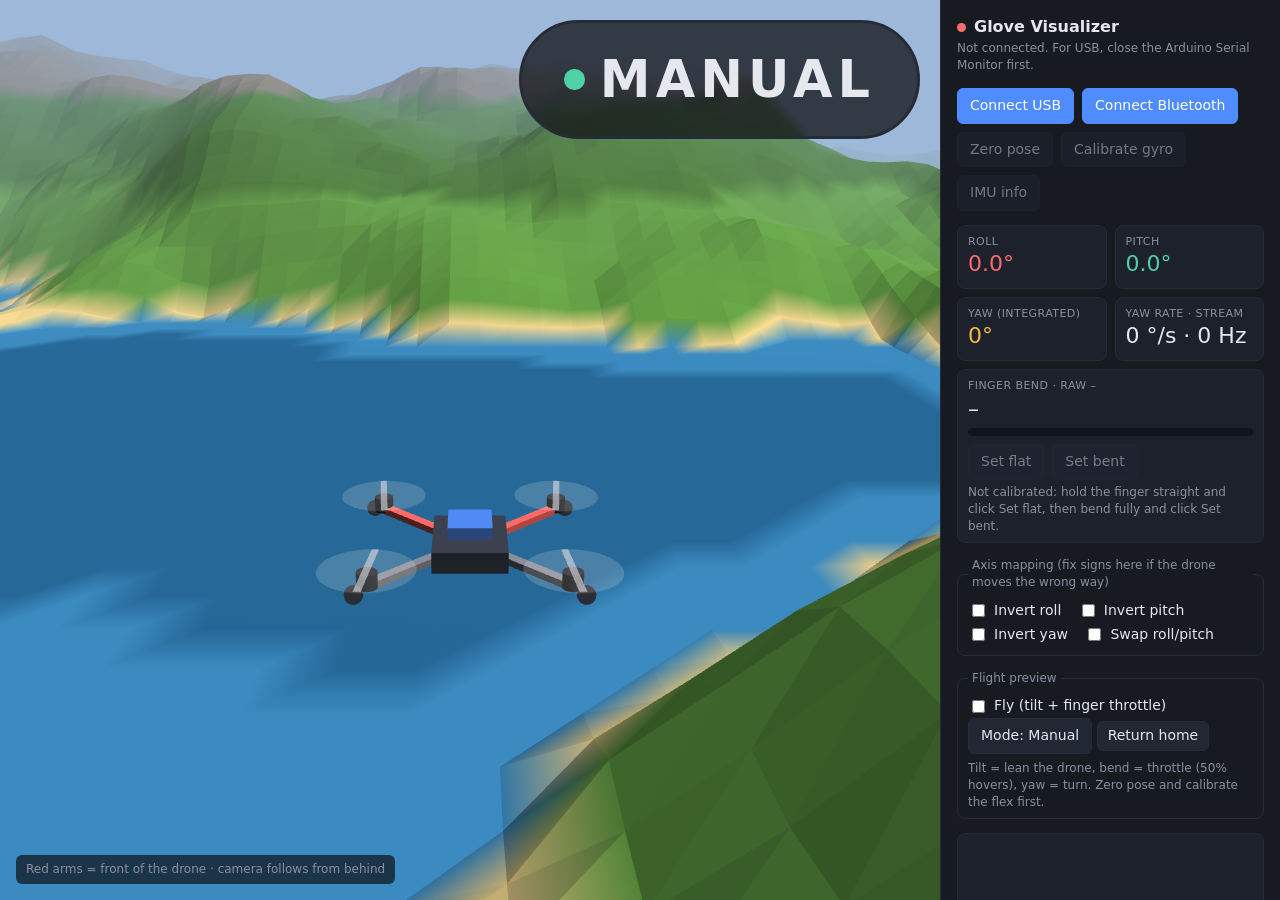
<file: tools/visualizer/index.html>
<!doctype html>
<html lang="en">
<head>
<meta charset="utf-8">
<meta name="viewport" content="width=device-width, initial-scale=1">
<title>Glove Visualizer</title>
<style>
  :root {
    --bg: #0f1115; --panel: #171a21; --border: #262b36; --text: #e6e8ee; --muted: #8a90a0;
    --accent: #4f8cff; --roll: #ff6b6b; --pitch: #4fd1a5; --yaw: #f5b942; --ok: #4fd1a5; --bad: #ff6b6b;
  }
  * { box-sizing: border-box; }
  html, body { height: 100%; }
  body {
    margin: 0; background: var(--bg); color: var(--text);
    font: 14px/1.4 system-ui, -apple-system, "Segoe UI", sans-serif;
    display: grid; grid-template-columns: 1fr 340px; overflow: hidden;
  }
  #view { position: relative; min-width: 0; min-height: 0; }
  #view canvas { display: block; width: 100%; height: 100%; }
  #hint {
    position: absolute; left: 16px; bottom: 16px; color: var(--muted); font-size: 12px;
    background: rgba(15,17,21,.7); padding: 6px 10px; border-radius: 6px;
  }
  /* Both modes use the same size (1.5x the earlier AI badge); only the colours change. Sizes are in em so the badge shrinks on narrow screens. */
  #modeBadge {
    position: absolute; top: 20px; right: 20px; display: flex; align-items: center; gap: .3em;
    padding: .41em .82em; border-radius: 999px; font-weight: 700; font-size: min(51px, 8vw); letter-spacing: .1em;
    background: rgba(15,17,21,.75); border: 3px solid var(--border); color: var(--text);
    backdrop-filter: blur(4px); transition: background .2s, border-color .2s, color .2s;
  }
  #modeBadge .pip { width: .4em; height: .4em; border-radius: 50%; background: var(--ok); }
  #modeBadge.ai {
    background: var(--yaw); border-color: #fff; color: #1a1305;
    box-shadow: 0 0 0 0 rgba(245,185,66,.7); animation: aiGlow 1.4s ease-out infinite;
  }
  #modeBadge.ai .pip { background: #1a1305; animation: pulse 1s ease-in-out infinite; }
  #aiBanner {
    position: absolute; left: 0; right: 0; top: 0; height: 6px; background: var(--yaw);
    display: none; animation: pulse 1s ease-in-out infinite;
  }
  #view.ai #aiBanner { display: block; }
  #view.ai { box-shadow: inset 0 0 0 4px var(--yaw); }
  @keyframes pulse { 50% { opacity: .35; } }
  @keyframes aiGlow { 70%, 100% { box-shadow: 0 0 0 33px rgba(245,185,66,0); } }
  @media (prefers-reduced-motion: reduce) {
    #modeBadge.ai, #modeBadge.ai .pip, #aiBanner { animation: none; }
  }
  aside {
    background: var(--panel); border-left: 1px solid var(--border);
    padding: 16px; display: flex; flex-direction: column; gap: 14px; overflow-y: auto;
  }
  h1 { font-size: 16px; margin: 0; display: flex; align-items: center; gap: 8px; }
  .dot { width: 9px; height: 9px; border-radius: 50%; background: var(--bad); }
  .dot.on { background: var(--ok); }
  #status { color: var(--muted); font-size: 12px; margin-top: 2px; }
  .buttons { display: flex; flex-wrap: wrap; gap: 8px; }
  button {
    background: #222734; color: var(--text); border: 1px solid var(--border);
    padding: 7px 12px; border-radius: 6px; font: inherit; cursor: pointer;
  }
  button:hover:not(:disabled) { border-color: var(--accent); }
  button.primary { background: var(--accent); border-color: var(--accent); color: #fff; }
  button:disabled { opacity: .45; cursor: default; }
  .readouts { display: grid; grid-template-columns: 1fr 1fr; gap: 8px; }
  .card { background: #1d212b; border: 1px solid var(--border); border-radius: 8px; padding: 8px 10px; }
  .card .label { font-size: 11px; color: var(--muted); text-transform: uppercase; letter-spacing: .04em; }
  .card .value { font-size: 22px; font-variant-numeric: tabular-nums; }
  .roll .value { color: var(--roll); } .pitch .value { color: var(--pitch); } .yaw .value { color: var(--yaw); }
  fieldset { border: 1px solid var(--border); border-radius: 8px; margin: 0; padding: 8px 10px; }
  legend { color: var(--muted); font-size: 12px; padding: 0 4px; }
  label.chk { display: inline-flex; align-items: center; gap: 6px; margin: 2px 12px 2px 0; cursor: pointer; }
  #chart { width: 100%; height: 150px; background: #1d212b; border: 1px solid var(--border); border-radius: 8px; }
  .legend { display: flex; gap: 12px; font-size: 12px; color: var(--muted); }
  .legend span::before { content: ""; display: inline-block; width: 10px; height: 3px; margin-right: 5px; vertical-align: middle; background: currentColor; }
  #log {
    margin: 0; min-height: 80px; max-height: 160px; overflow-y: auto; font: 12px/1.35 ui-monospace, Consolas, monospace;
    background: #1d212b; border: 1px solid var(--border); border-radius: 8px; padding: 8px; color: var(--muted); white-space: pre-wrap;
  }
  @media (max-width: 760px) {
    body { grid-template-columns: 1fr; grid-template-rows: 55vh auto; overflow: auto; }
    aside { border-left: 0; border-top: 1px solid var(--border); }
  }
</style>
</head>
<body>
  <div id="view"><div id="aiBanner"></div><div id="modeBadge" role="status" aria-live="polite"><span class="pip"></span><span id="modeBadgeText">MANUAL</span></div><div id="hint">Red arms = front of the drone · camera follows from behind</div></div>
  <aside>
    <div>
      <h1><span id="dot" class="dot"></span>Glove Visualizer</h1>
      <div id="status">Not connected. For USB, close the Arduino Serial Monitor first.</div>
    </div>
    <div class="buttons">
      <button id="connect" class="primary">Connect USB</button>
      <button id="connectBle" class="primary">Connect Bluetooth</button>
      <button id="zero" disabled title="Sends 'c': current hand pose becomes level">Zero pose</button>
      <button id="gyro" disabled title="Sends 'g': re-measures gyro bias, keep the glove still ~1 s">Calibrate gyro</button>
      <button id="info" disabled title="Sends 'i': prints IMU info">IMU info</button>
    </div>
    <div class="readouts">
      <div class="card roll"><div class="label">Roll</div><div class="value" id="vRoll">0.0°</div></div>
      <div class="card pitch"><div class="label">Pitch</div><div class="value" id="vPitch">0.0°</div></div>
      <div class="card yaw"><div class="label">Yaw (integrated)</div><div class="value" id="vYaw">0.0°</div></div>
      <div class="card"><div class="label">Yaw rate · Stream</div><div class="value" id="vRate">0 °/s</div></div>
      <div class="card" style="grid-column: span 2">
        <div class="label">Finger bend · raw <span id="vFlexRaw">–</span></div>
        <div class="value" id="vBend">–</div>
        <div style="height:8px;background:#11141a;border-radius:4px;margin-top:4px;overflow:hidden"><div id="bendBar" style="height:100%;width:0;background:var(--accent)"></div></div>
        <div class="buttons" style="margin-top:8px">
          <button id="flexFlat" disabled title="Hold the finger straight, then click">Set flat</button>
          <button id="flexBent" disabled title="Bend the finger fully, then click">Set bent</button>
        </div>
        <div id="flexCal" style="color:var(--muted);font-size:12px;margin-top:4px"></div>
      </div>
    </div>
    <fieldset>
      <legend>Axis mapping (fix signs here if the drone moves the wrong way)</legend>
      <label class="chk"><input type="checkbox" id="invRoll">Invert roll</label>
      <label class="chk"><input type="checkbox" id="invPitch">Invert pitch</label>
      <label class="chk"><input type="checkbox" id="invYaw">Invert yaw</label>
      <label class="chk"><input type="checkbox" id="swapRP">Swap roll/pitch</label>
    </fieldset>
    <fieldset>
      <legend>Flight preview</legend>
      <label class="chk"><input type="checkbox" id="fly">Fly (tilt + finger throttle)</label>
      <button id="mode" title="Thumb button (or M key)">Mode: Manual</button>
      <button id="home" style="padding:4px 10px">Return home</button>
      <div id="flightInfo" style="color:var(--muted);font-size:12px;margin-top:6px;white-space:pre-line">Tilt = lean the drone, bend = throttle (50% hovers), yaw = turn. Thumb button (or M) switches Manual / AI. Hold the middle finger button (or L) to fire a beam of hearts. The drone LEDs blink by default.</div>
    </fieldset>
    <div>
      <canvas id="chart"></canvas>
      <div class="legend">
        <span style="color:var(--roll)">roll ±90°</span>
        <span style="color:var(--pitch)">pitch ±90°</span>
        <span style="color:var(--yaw)">yaw rate ±270°/s</span>
      </div>
    </div>
    <pre id="log"></pre>
  </aside>

<script src="three.min.js"></script>
<script>
// ---------- Stream format from firmware/glove/glove.ino ----------
// G,<seq>,<roll_deg>,<pitch_deg>,<yaw_rate_dps>,<flex0>,<flex1>  at 50 Hz
const SAMPLE_DT = 0.02;       // s per sample (seq step)
const YAW_DEADBAND = 1.0;     // dps; ignore gyro noise so integrated yaw does not creep
const HISTORY = 500;          // chart samples (10 s)

const $ = (id) => document.getElementById(id);
const state = { roll: 0, pitch: 0, yaw: 0, yawRate: 0, lastSeq: null, samples: 0, hz: 0 };
const history = [];

// ---------- Axis mapping toggles (remembered per browser) ----------
const opts = { invRoll: false, invPitch: false, invYaw: false, swapRP: false, fly: false };
// v2: firmware now outputs the drone-frame sign convention, so old saved inversions are dropped.
const OPTS_KEY = 'gloveVizOpts.v2';
try { Object.assign(opts, JSON.parse(localStorage.getItem(OPTS_KEY) || '{}')); } catch {}
for (const k of Object.keys(opts)) {
  $(k).checked = opts[k];
  $(k).onchange = () => {
    opts[k] = $(k).checked;
    try { localStorage.setItem(OPTS_KEY, JSON.stringify(opts)); } catch {}
  };
}

function mapped() {
  let r = state.roll, p = state.pitch;
  if (opts.swapRP) [r, p] = [p, r];
  return {
    roll: opts.invRoll ? -r : r,
    pitch: opts.invPitch ? -p : p,
    yaw: opts.invYaw ? -state.yaw : state.yaw,
    yawRate: opts.invYaw ? -state.yawRate : state.yawRate,
  };
}

// ---------- Flex sensor: raw ADC -> bend 0..1 using a saved flat/bent calibration ----------
const FLEX_KEY = 'gloveVizFlex.v1';
const flex = { raw: null, recent: [], flat: null, bent: null, bend: 0 };
try { Object.assign(flex, JSON.parse(localStorage.getItem(FLEX_KEY) || '{}')); } catch {}
const flexReady = () => flex.flat !== null && flex.bent !== null && Math.abs(flex.bent - flex.flat) >= 30;

function flexMean() {   // average of the last ~0.5 s (25 samples)
  if (flex.recent.length < 10) return null;
  return flex.recent.reduce((a, b) => a + b, 0) / flex.recent.length;
}
function saveFlex() {
  try { localStorage.setItem(FLEX_KEY, JSON.stringify({ flat: flex.flat, bent: flex.bent })); } catch {}
}
function calibrateFlex(which) {
  const v = flexMean();
  if (v === null) { log('Flex: no data yet. Is the sensor wired and the glove streaming?'); return; }
  flex[which] = Math.round(v);
  saveFlex();
  if (flexReady()) log(`Flex calibrated: flat=${flex.flat}, bent=${flex.bent}`);
  else if (flex.flat !== null && flex.bent !== null) log('Flex: flat and bent are too close together. Bend the finger further.');
}
$('flexFlat').onclick = () => calibrateFlex('flat');
$('flexBent').onclick = () => calibrateFlex('bent');

// ---------- Buttons and flight mode ----------
// Firmware sends a bitmask: bit0 = middle finger (beam of hearts while held), bit1 = thumb (toggle mode).
const buttons = { mask: 0, middle: false, key: false };
const mode = { ai: false, aiYaw: 0, aiAgl: 9 };   // aiAgl: height above ground to hold while in AI mode
function setMode(ai) {
  mode.ai = ai;
  if (ai) {
    mode.aiYaw = shown.yaw;                                   // keep the current heading
    mode.aiAgl = Math.max(2, flight.alt - Math.max(terrainHeight(flight.pos.x, flight.pos.z), 0));   // keep the current height
  }
  $('mode').textContent = ai ? 'Mode: AI (circling)' : 'Mode: Manual';
  $('modeBadge').classList.toggle('ai', ai);
  $('view').classList.toggle('ai', ai);
  $('modeBadgeText').textContent = ai ? 'AI MODE' : 'MANUAL';
  log(ai ? 'AI mode: hovering in a circle (placeholder)' : 'Manual mode');
}
$('mode').onclick = () => setMode(!mode.ai);
addEventListener('keydown', (e) => {
  if (e.repeat) return;
  if (e.key === 'm' || e.key === 'M') setMode(!mode.ai);
  if (e.key === 'l' || e.key === 'L') buttons.key = true;
});
addEventListener('keyup', (e) => { if (e.key === 'l' || e.key === 'L') buttons.key = false; });
function onButtons(mask) {
  const pressed = mask & ~buttons.mask;
  if (pressed & 2) setMode(!mode.ai);          // thumb: toggle on press
  buttons.middle = !!(mask & 1);               // middle finger: fire hearts while held
  buttons.mask = mask;
}

// ---------- Log ----------
function log(msg) {
  const el = $('log');
  el.textContent += msg + '\n';
  const lines = el.textContent.split('\n');
  if (lines.length > 80) el.textContent = lines.slice(-80).join('\n');
  el.scrollTop = el.scrollHeight;
}

// ---------- Link to the glove: USB serial (Web Serial) or Bluetooth LE (Web Bluetooth) ----------
// Both carry the same text lines. Over BLE the glove acts as a Nordic UART Service device.
const NUS = {
  service: '6e400001-b5a3-f393-e0a9-e50e24dcca9e',
  rx: '6e400002-b5a3-f393-e0a9-e50e24dcca9e',   // PC -> glove (commands)
  tx: '6e400003-b5a3-f393-e0a9-e50e24dcca9e',   // glove -> PC (notifications)
};
let link = null;   // { kind: 'usb' | 'ble', send(text), close() }
let rxBuf = '';

function setConnected(on, kind) {
  $('dot').classList.toggle('on', on);
  $('connect').textContent = on ? 'Disconnect' : 'Connect USB';
  $('connectBle').textContent = on && kind === 'ble' ? 'Disconnect' : 'Connect Bluetooth';
  $('connectBle').disabled = on && kind === 'usb';
  $('connect').disabled = on && kind === 'ble';
  for (const id of ['zero', 'gyro', 'flexFlat', 'flexBent', 'info']) $(id).disabled = !on;
  $('status').textContent = on
    ? `Connected over ${kind === 'ble' ? 'Bluetooth' : 'USB'}, waiting for data…`
    : 'Not connected. For USB, close the Arduino Serial Monitor first.';
}

function feed(text) {   // split incoming text into lines (BLE notifications can cut a line in two)
  rxBuf += text;
  let i;
  while ((i = rxBuf.indexOf('\n')) >= 0) {
    handleLine(rxBuf.slice(0, i).trim());
    rxBuf = rxBuf.slice(i + 1);
  }
}

async function connectUsb() {
  if (!('serial' in navigator)) { log('Web Serial is not available. Use Chrome or Edge.'); return; }
  let port, writer, reader, pipeDone;
  try {
    port = await navigator.serial.requestPort();
    await port.open({ baudRate: 115200 });
  } catch (e) {
    log('Could not open port: ' + e.message + '\n(Is the Arduino Serial Monitor still open?)');
    return;
  }
  writer = port.writable.getWriter();
  const decoder = new TextDecoderStream();
  pipeDone = port.readable.pipeTo(decoder.writable).catch(() => {});
  reader = decoder.readable.getReader();
  const me = link = {
    kind: 'usb', port,
    send: (t) => writer.write(new TextEncoder().encode(t)),
    async close() {
      try { await reader.cancel(); } catch {}
      try { await pipeDone; } catch {}
      try { writer.releaseLock(); } catch {}
      try { await port.close(); } catch {}
    },
  };
  state.lastSeq = null; rxBuf = '';
  setConnected(true, 'usb');
  (async () => {
    try {
      for (;;) {
        const { value, done } = await reader.read();
        if (done) break;
        feed(value);
      }
    } catch (e) { log('Read stopped: ' + e.message); }
    if (link === me) disconnect();
  })();
}

async function connectBle() {
  if (!navigator.bluetooth) { log('Web Bluetooth is not available. Use Chrome or Edge.'); return; }
  let device;
  try {
    // Match by name or by service, whichever the OS reports (Windows may split the two across packets)
    device = await navigator.bluetooth.requestDevice({
      filters: [{ namePrefix: 'WavePilot' }, { services: [NUS.service] }],
      optionalServices: [NUS.service],
    });
    $('status').textContent = 'Connecting to ' + (device.name || 'glove') + '…';
    const server = await device.gatt.connect();
    const svc = await server.getPrimaryService(NUS.service);
    const tx = await svc.getCharacteristic(NUS.tx);
    const rx = await svc.getCharacteristic(NUS.rx);
    const decoder = new TextDecoder();
    tx.addEventListener('characteristicvaluechanged', (e) => feed(decoder.decode(e.target.value, { stream: true })));
    await tx.startNotifications();
    const me = link = {
      kind: 'ble',
      send: (t) => {
        const data = new TextEncoder().encode(t);
        return rx.writeValueWithoutResponse ? rx.writeValueWithoutResponse(data) : rx.writeValue(data);
      },
      async close() { try { device.gatt.disconnect(); } catch {} },
    };
    device.addEventListener('gattserverdisconnected', () => {
      if (link === me) { log('Bluetooth connection lost.'); link = null; setConnected(false); }
    });
    state.lastSeq = null; rxBuf = '';
    setConnected(true, 'ble');
    log('Connected to ' + (device.name || 'glove') + ' over Bluetooth.');
  } catch (e) {
    try { device?.gatt.disconnect(); } catch {}
    link = null; setConnected(false);
    if (e.name !== 'NotFoundError') log('Bluetooth connect failed: ' + e.message);   // NotFoundError = user closed the picker
  }
}

async function disconnect() {
  const l = link;
  link = null;
  try { await l?.close(); } catch {}
  setConnected(false);
}

async function send(ch) {
  try { await link?.send(ch); } catch (e) { log('Send failed: ' + e.message); }
}

function handleLine(line) {
  if (!line) return;
  if (!line.startsWith('G,')) { log(line); return; }
  const p = line.split(',');
  if (p.length < 5) return;
  const seq = Number(p[1]);
  // Seq gaps give the real elapsed time; a reset board (seq goes backwards) contributes 0.
  const steps = state.lastSeq === null ? 0 : Math.min(Math.max(seq - state.lastSeq, 0), 50);
  state.lastSeq = seq;
  state.roll = Number(p[2]);
  state.pitch = Number(p[3]);
  state.yawRate = Number(p[4]);
  if (p.length >= 8 && Number.isFinite(Number(p[7]))) onButtons(Number(p[7]) | 0);
  if (p.length >= 6 && Number.isFinite(Number(p[5]))) {
    flex.raw = Number(p[5]);
    flex.recent.push(flex.raw);
    if (flex.recent.length > 25) flex.recent.shift();
  }
  if (Math.abs(state.yawRate) > YAW_DEADBAND) state.yaw += state.yawRate * steps * SAMPLE_DT;
  state.samples++;
  const m = mapped();
  history.push([m.roll, m.pitch, m.yawRate]);
  if (history.length > HISTORY) history.shift();
}

$('connect').onclick = () => (link ? disconnect() : connectUsb());
$('connectBle').onclick = () => (link ? disconnect() : connectBle());
$('zero').onclick = () => { send('c'); state.yaw = 0; };
$('gyro').onclick = () => { send('g'); log('Calibrating gyro, keep the glove still…'); };
$('info').onclick = () => send('i');
if ('serial' in navigator) {
  navigator.serial.addEventListener('disconnect', (e) => { if (link?.port === e.target) { log('Device unplugged.'); disconnect(); } });
} else {
  log('Web Serial is not available in this browser. Open this page in Chrome or Edge.');
}
if (!navigator.bluetooth) $('connectBle').title = 'Web Bluetooth is not available in this browser. Use Chrome or Edge.';

setInterval(() => {
  state.hz = state.samples;
  state.samples = 0;
  if (link) $('status').textContent = state.hz
    ? `Streaming at ${state.hz} Hz over ${link.kind === 'ble' ? 'Bluetooth' : 'USB'}`
    : 'Connected, no data (check the board is running glove.ino)';
}, 1000);

// ---------- 3D scene: a quadcopter that follows the glove ----------
const view = $('view');
const renderer = new THREE.WebGLRenderer({ antialias: true });
renderer.setPixelRatio(window.devicePixelRatio);
view.prepend(renderer.domElement);

const SKY = 0x9db8d9;
const scene = new THREE.Scene();
scene.background = new THREE.Color(SKY);
scene.fog = new THREE.Fog(SKY, 70, 190);
const camera = new THREE.PerspectiveCamera(50, 1, 0.1, 600);

scene.add(new THREE.HemisphereLight(0xeaf2ff, 0x4a3f30, 0.6));
const sun = new THREE.DirectionalLight(0xfff3dd, 0.8);
sun.position.set(60, 100, 40);
scene.add(sun);

// ---------- Procedural terrain (infinite: the mesh re-centres under the drone) ----------
// 1 unit = 1 m. Heights come from fractal value noise, so the same world spot always
// has the same height no matter where the mesh is centred.
function hash(x, z) {
  let h = (Math.imul(x, 374761393) + Math.imul(z, 668265263)) | 0;
  h = Math.imul(h ^ (h >>> 13), 1274126177);
  return ((h ^ (h >>> 16)) >>> 0) / 4294967296;
}
function valueNoise(x, z) {
  const xi = Math.floor(x), zi = Math.floor(z);
  const xf = x - xi, zf = z - zi;
  const u = xf * xf * (3 - 2 * xf), v = zf * zf * (3 - 2 * zf);
  const a = hash(xi, zi), b = hash(xi + 1, zi), c = hash(xi, zi + 1), d = hash(xi + 1, zi + 1);
  return a + (b - a) * u + (c - a) * v + (a - b - c + d) * u * v;
}
function terrainHeight(x, z) {
  let n = 0, amp = 0.5, f = 0.011;
  for (let o = 0; o < 5; o++) { n += amp * valueNoise(x * f + 100, z * f + 100); amp *= 0.5; f *= 2; }
  n /= 0.96875;                                   // normalise 5 octaves to 0..1
  return Math.pow(n, 1.7) * 75 - 12;              // < 0 is under water
}
const TERRAIN_COLORS = [                          // [max height, color]
  [-4, new THREE.Color(0x1d5580)], [0, new THREE.Color(0x2f72a3)],     // deep / shallow water
  [1.5, new THREE.Color(0xc2ad74)], [10, new THREE.Color(0x4f8236)],   // sand / grass
  [20, new THREE.Color(0x3a6229)], [30, new THREE.Color(0x6b6257)],    // forest / rock
  [Infinity, new THREE.Color(0xe8ecf0)],                               // snow
];
function terrainColor(h) {
  for (const [max, c] of TERRAIN_COLORS) if (h < max) return c;
}

const T_SIZE = 400, T_SEG = 160, T_CELL = T_SIZE / T_SEG;
const terrainGeo = new THREE.PlaneGeometry(T_SIZE, T_SIZE, T_SEG, T_SEG);
terrainGeo.rotateX(-Math.PI / 2);
const tPos = terrainGeo.attributes.position;
const tBase = Float32Array.from(tPos.array);       // local x/z of every vertex
terrainGeo.setAttribute('color', new THREE.BufferAttribute(new Float32Array(tPos.count * 3), 3));
const terrain = new THREE.Mesh(terrainGeo, new THREE.MeshStandardMaterial({
  vertexColors: true, flatShading: true, roughness: 0.95, metalness: 0,
}));
scene.add(terrain);

function buildTerrain(cx, cz) {
  // Snap to the grid so vertices always land on the same world points (no "swimming").
  cx = Math.round(cx / T_CELL) * T_CELL;
  cz = Math.round(cz / T_CELL) * T_CELL;
  const col = terrainGeo.attributes.color;
  for (let i = 0; i < tPos.count; i++) {
    const h = terrainHeight(cx + tBase[i * 3], cz + tBase[i * 3 + 2]);
    tPos.setY(i, Math.max(h, 0));
    const c = terrainColor(h);
    col.setXYZ(i, c.r, c.g, c.b);
  }
  tPos.needsUpdate = true;
  col.needsUpdate = true;
  terrainGeo.computeBoundingSphere();
  terrain.position.set(cx, 0, cz);
}

// Blob shadow under the drone: cheap depth cue for height above ground
const shadow = new THREE.Mesh(new THREE.CircleGeometry(1.5, 32),
  new THREE.MeshBasicMaterial({ color: 0x000000, transparent: true, opacity: 0.3, depthWrite: false }));
shadow.rotation.x = -Math.PI / 2;
scene.add(shadow);

const drone = new THREE.Group();
scene.add(drone);
const mat = (color, extra = {}) => new THREE.MeshStandardMaterial({ color, roughness: 0.6, metalness: 0.2, ...extra });

drone.add(new THREE.Mesh(new THREE.BoxGeometry(0.75, 0.22, 0.95), mat(0x3a4150)));
const canopy = new THREE.Mesh(new THREE.BoxGeometry(0.45, 0.12, 0.5), mat(0x4f8cff));
canopy.position.set(0, 0.17, -0.1);
drone.add(canopy);

// Front is -Z. Front arms red, rear arms grey, so heading is obvious.
const rotors = [];
const leds = [];
const R = 0.95;
[[-R, -R, 0xff6b6b, 1], [R, -R, 0xff6b6b, -1], [-R, R, 0x8a90a0, -1], [R, R, 0x8a90a0, 1]].forEach(([x, z, color, dir]) => {
  const len = Math.hypot(x, z);
  const arm = new THREE.Mesh(new THREE.BoxGeometry(0.11, 0.07, len), mat(color));
  arm.position.set(x / 2, 0, z / 2);
  arm.rotation.y = Math.atan2(x, z);
  drone.add(arm);

  const motor = new THREE.Mesh(new THREE.CylinderGeometry(0.1, 0.1, 0.16, 20), mat(0x22262f));
  motor.position.set(x, 0.06, z);
  drone.add(motor);

  const disc = new THREE.Mesh(new THREE.CylinderGeometry(0.46, 0.46, 0.01, 40),
    mat(0xffffff, { transparent: true, opacity: 0.08 }));
  disc.position.set(x, 0.15, z);
  drone.add(disc);

  const blade = new THREE.Mesh(new THREE.BoxGeometry(0.9, 0.012, 0.07), mat(0xd7dbe5, { transparent: true }));
  blade.position.set(x, 0.155, z);
  blade.userData.dir = dir;
  blade.userData.disc = disc;
  blade.userData.speed = 0;   // 0..1 motor speed, eased toward its target
  drone.add(blade);
  rotors.push(blade);

  // Status LED on the outside of each motor: red at the front, green at the rear. They blink all the time.
  const led = new THREE.Mesh(new THREE.SphereGeometry(0.09, 12, 8), new THREE.MeshBasicMaterial({ color: 0x2a2d35 }));
  led.position.set(x * 1.12, -0.04, z * 1.12);
  led.userData.on = z < 0 ? 0xff3b3b : 0x3bff6a;
  drone.add(led);
  leds.push(led);

});

function resize() {
  const w = view.clientWidth, h = view.clientHeight;
  renderer.setSize(w, h, false);
  camera.aspect = w / Math.max(h, 1);
  camera.updateProjectionMatrix();
}
new ResizeObserver(resize).observe(view);
resize();

// ---------- Strip chart ----------
const chart = $('chart');
const ctx = chart.getContext('2d');
const css = (v) => getComputedStyle(document.documentElement).getPropertyValue(v).trim();
const series = [[0, 90, css('--roll')], [1, 90, css('--pitch')], [2, 270, css('--yaw')]];

function drawChart() {
  const dpr = window.devicePixelRatio || 1;
  const w = chart.clientWidth, h = chart.clientHeight;
  if (chart.width !== w * dpr || chart.height !== h * dpr) { chart.width = w * dpr; chart.height = h * dpr; }
  ctx.setTransform(dpr, 0, 0, dpr, 0, 0);
  ctx.clearRect(0, 0, w, h);
  ctx.strokeStyle = '#2c3240';
  ctx.lineWidth = 1;
  ctx.beginPath(); ctx.moveTo(0, h / 2); ctx.lineTo(w, h / 2); ctx.stroke();
  for (const [idx, range, color] of series) {
    ctx.strokeStyle = color;
    ctx.lineWidth = 1.5;
    ctx.beginPath();
    history.forEach((s, i) => {
      const x = (i / (HISTORY - 1)) * w;
      const y = h / 2 - Math.max(-1, Math.min(1, s[idx] / range)) * (h / 2 - 4);
      i ? ctx.lineTo(x, y) : ctx.moveTo(x, y);
    });
    ctx.stroke();
  }
}

// ---------- Flight preview: simple physics, like a real quadcopter ----------
// Thrust acts along the drone's "up" axis. Throttle sets its size (50% = exactly cancels gravity
// when level), tilt splits it into lift and sideways push. Tilting at low throttle sinks;
// tilting at high throttle accelerates hard. Drag sets a terminal speed.
const G = 9.81;
const HOVER_AGL = 9;          // m above ground at start / for the automatic hover used until the flex is calibrated
const TILT_DEADBAND = 3;      // deg of tilt ignored, so a resting hand does not drift
const MAX_THRUST = 2 * G;     // m/s^2 at 100% throttle
const DRAG_H = 0.7, DRAG_V = 1.2, DRAG_GROUND = 4;   // 1/s
const HOVER_BAND = 0.04;      // bend 46..54% counts as exactly 50% throttle
const flight = { pos: new THREE.Vector3(0, 0, 0), vel: new THREE.Vector3(), alt: HOVER_AGL, terrainAt: null, throttle: 0.5, auto: true, onGround: false };
const tiltEuler = new THREE.Euler(), tiltUp = new THREE.Vector3();

const AI_RADIUS = 20, AI_SPEED = 6;   // m, m/s
const pct = (v) => Math.round(v * 100) + '%';
const deadband = (deg) => Math.abs(deg) < TILT_DEADBAND ? 0 : deg - Math.sign(deg) * TILT_DEADBAND;

// Home = nearest low, dry spot with an open view ahead (-Z), searched outward from the origin.
const HOME = (() => {
  for (let r = 0; r < 3000; r += 10) {
    for (let a = 0; a < 2 * Math.PI; a += 0.4) {
      const x = r * Math.cos(a), z = r * Math.sin(a), h = terrainHeight(x, z);
      if (h < 2 || h > 6) continue;
      let open = true;
      for (let d = 20; d <= 100 && open; d += 20) open = terrainHeight(x, z - d) < h + 10;
      if (open) return new THREE.Vector3(x, 0, z);
    }
  }
  return new THREE.Vector3();
})();

function goHome() {
  flight.pos.copy(HOME);
  flight.vel.set(0, 0, 0);
  flight.onGround = false;
  flight.alt = Math.max(terrainHeight(HOME.x, HOME.z), 0) + HOVER_AGL;
  buildTerrain(HOME.x, HOME.z);
  flight.terrainAt = HOME.clone();
  camera.position.set(HOME.x, flight.alt + 4, HOME.z + 9);
}
$('home').onclick = goHome;
goHome();

// ---------- Beam of hearts: fired from the drone's nose while the middle-finger button is held ----------
const HEART_RATE = 30;        // hearts per second
const HEART_SPEED = 30;       // m/s along the drone's nose
const HEART_LIFE = 1.8;       // s
const heartTex = (() => {
  const c = document.createElement('canvas');
  c.width = c.height = 128;
  const g = c.getContext('2d');
  g.translate(64, 60);
  g.beginPath();
  g.moveTo(0, 46);
  g.bezierCurveTo(-70, -2, -42, -52, 0, -22);
  g.bezierCurveTo(42, -52, 70, -2, 0, 46);
  g.closePath();
  const grad = g.createRadialGradient(-14, -18, 4, 0, 0, 62);
  grad.addColorStop(0, '#ff9ec4'); grad.addColorStop(1, '#e8174f');
  g.fillStyle = grad; g.fill();
  g.lineWidth = 4; g.strokeStyle = '#fff'; g.stroke();
  return new THREE.CanvasTexture(c);
})();
const hearts = [];
for (let i = 0; i < 90; i++) {
  const sprite = new THREE.Sprite(new THREE.SpriteMaterial({ map: heartTex, transparent: true, depthWrite: false, fog: false }));
  sprite.visible = false;
  scene.add(sprite);
  hearts.push({ sprite, vel: new THREE.Vector3(), age: HEART_LIFE, spin: 0 });
}
let heartAcc = 0, heartNext = 0;
const noseDir = new THREE.Vector3(), noseUp = new THREE.Vector3(), noseSide = new THREE.Vector3();
function updateHearts(dt) {
  noseDir.set(0, 0, -1).applyQuaternion(drone.quaternion);
  noseUp.set(0, 1, 0).applyQuaternion(drone.quaternion);
  noseSide.crossVectors(noseDir, noseUp);
  if (buttons.middle || buttons.key) {
    heartAcc += dt * HEART_RATE;
    while (heartAcc >= 1) {
      heartAcc -= 1;
      const h = hearts.find((x) => x.age >= HEART_LIFE);   // reuse an expired heart
      if (!h) break;
      h.age = 0;
      h.spin = (Math.random() - 0.5) * 3;
      h.sprite.visible = true;
      h.sprite.position.copy(drone.position).addScaledVector(noseDir, 1.2);
      h.vel.copy(noseDir).multiplyScalar(HEART_SPEED).add(flight.vel)
        .addScaledVector(noseUp, (Math.random() - 0.5) * 2.4).addScaledVector(noseSide, (Math.random() - 0.5) * 2.4);
    }
  } else heartAcc = 0;
  for (const h of hearts) {
    if (h.age >= HEART_LIFE) { h.sprite.visible = false; continue; }
    h.age += dt;
    h.sprite.position.addScaledVector(h.vel, dt);
    const t = h.age / HEART_LIFE;
    h.sprite.scale.setScalar(0.7 + 1.1 * t);
    h.sprite.material.opacity = t < 0.6 ? 1 : 1 - (t - 0.6) / 0.4;
    h.sprite.material.rotation += h.spin * dt;
  }
}

// ---------- Rotors: motor speed follows throttle, with a tilt mix like a flight controller ----------
const MAX_OMEGA = 60;         // rad/s of blade spin at full motor speed (visual, not real rpm)
const MIX_GAIN = 0.15;        // motor speed change at full lean (30 deg)
const motorSpeeds = [0, 0, 0, 0];   // FL, FR, RL, RR for the readout
function updateRotors(dt, m) {
  // Lean command: nose down speeds up the rear motors, right side down speeds up the left motors
  const pitchCmd = Math.max(-1, Math.min(1, deadband(m.pitch) / 30));
  const rollCmd = Math.max(-1, Math.min(1, deadband(m.roll) / 30));
  const blinkOn = Math.floor(performance.now() / 250) % 2 === 0;   // 2 Hz
  for (const led of leds) led.material.color.setHex(blinkOn ? led.userData.on : 0x2a2d35);
  rotors.forEach((b, i) => {
    const front = b.position.z < 0, left = b.position.x < 0;
    let target = flight.throttle;
    if (opts.fly || mode.ai) target += MIX_GAIN * (front ? pitchCmd : -pitchCmd) + MIX_GAIN * (left ? rollCmd : -rollCmd);
    target = Math.max(0, Math.min(1, target));
    const u = b.userData;
    u.speed += (target - u.speed) * Math.min(1, dt * 6);        // motors take a moment to spin up/down
    b.rotation.y += u.dir * u.speed * MAX_OMEGA * dt;
    b.material.opacity = 1 - 0.75 * u.speed;                     // blades blur out at speed
    u.disc.material.opacity = 0.04 + 0.26 * u.speed;
    motorSpeeds[(front ? 0 : 2) + (left ? 0 : 1)] = u.speed;
  });
}

// ---------- Render loop ----------
const D2R = Math.PI / 180;
const shown = { roll: 0, pitch: 0, yaw: 0 };
const clock = new THREE.Clock();
const fwd = new THREE.Vector3(), right = new THREE.Vector3(), target = new THREE.Vector3();
function frame() {
  requestAnimationFrame(frame);
  const dt = Math.min(clock.getDelta(), 0.05);
  const m = mapped();
  // Light smoothing so 50 Hz data looks fluid at 60+ fps
  shown.roll += (m.roll - shown.roll) * 0.35;
  shown.pitch += (m.pitch - shown.pitch) * 0.35;
  shown.yaw += (m.yaw - shown.yaw) * 0.35;
  if (mode.ai) {
    // Placeholder autopilot: fly a level circle to the right at a fixed radius, banking into the turn
    mode.aiYaw += (AI_SPEED / AI_RADIUS) / D2R * dt;
    shown.yaw = mode.aiYaw;
    shown.roll = Math.atan(AI_SPEED * AI_SPEED / (AI_RADIUS * G)) / D2R;
    shown.pitch = -5;
  }
  // +pitch = nose up, +roll = right side down, +yaw = nose right
  drone.rotation.set(shown.pitch * D2R, -shown.yaw * D2R, -shown.roll * D2R, 'YXZ');
  updateRotors(dt, m);

  // Heading vectors (front of the drone is -Z at yaw 0)
  const psi = shown.yaw * D2R;
  fwd.set(Math.sin(psi), 0, -Math.cos(psi));
  right.set(Math.cos(psi), 0, Math.sin(psi));

  const ground = Math.max(terrainHeight(flight.pos.x, flight.pos.z), 0);
  let thrustAccel = 0;
  if (mode.ai) {
    // Constant-speed circle; hold altitude above the terrain
    flight.vel.set(fwd.x * AI_SPEED, flight.vel.y, fwd.z * AI_SPEED);
    const target = ground + mode.aiAgl;
    flight.vel.y = (target - flight.alt) * 1.5;
    flight.auto = true;
    flight.throttle = 0.5;
  } else if (opts.fly) {
    // Thrust direction from the (dead-banded) tilt: nose down = forward, right side down = right
    tiltEuler.set(deadband(shown.pitch) * D2R, -shown.yaw * D2R, -deadband(shown.roll) * D2R, 'YXZ');
    tiltUp.set(0, 1, 0).applyEuler(tiltEuler);

    // Throttle: the finger once calibrated, otherwise an automatic hover so the preview stays flyable
    flight.auto = !(flexReady() && flex.raw !== null);
    if (flight.auto) {
      const agl = flight.alt - ground;
      flight.throttle = Math.min(1, Math.max(0, 0.5 / Math.max(tiltUp.y, 0.5) + 0.04 * (HOVER_AGL - agl) - 0.1 * flight.vel.y));
    } else {
      flight.throttle = Math.abs(flex.bend - 0.5) < HOVER_BAND ? 0.5 : flex.bend;
    }
    thrustAccel = flight.throttle * MAX_THRUST;

    flight.vel.x += (tiltUp.x * thrustAccel - DRAG_H * flight.vel.x) * dt;
    flight.vel.y += (tiltUp.y * thrustAccel - G - DRAG_V * flight.vel.y) * dt;
    flight.vel.z += (tiltUp.z * thrustAccel - DRAG_H * flight.vel.z) * dt;
  } else {
    flight.vel.multiplyScalar(Math.max(0, 1 - 3 * dt));   // parked: coast to a stop and hold
    flight.throttle = 0.5;
  }
  flight.pos.x += flight.vel.x * dt;
  flight.pos.z += flight.vel.z * dt;
  if (opts.fly || mode.ai) flight.alt += flight.vel.y * dt;

  // Ground contact: sit on the terrain, no sinking, friction when landed
  const groundNow = Math.max(terrainHeight(flight.pos.x, flight.pos.z), 0);
  flight.onGround = flight.alt <= groundNow + 0.3;
  if (flight.onGround) {
    flight.alt = groundNow + 0.3;
    if (flight.vel.y < 0) flight.vel.y = 0;
    const f = Math.max(0, 1 - DRAG_GROUND * dt);
    flight.vel.x *= f; flight.vel.z *= f;
  }
  flight.alt = Math.min(flight.alt, groundNow + 250);
  drone.position.set(flight.pos.x, flight.alt, flight.pos.z);
  updateHearts(dt);
  shadow.position.set(flight.pos.x, groundNow + 0.15, flight.pos.z);
  shadow.material.opacity = 0.35 * Math.max(0, 1 - (flight.alt - groundNow) / 30);

  // Keep the terrain mesh centred under the drone
  if (Math.hypot(flight.pos.x - flight.terrainAt.x, flight.pos.z - flight.terrainAt.z) > 25) {
    buildTerrain(flight.pos.x, flight.pos.z);
    flight.terrainAt.copy(flight.pos);
  }

  // Chase camera: behind and above, looking a little ahead of the drone
  target.copy(drone.position).addScaledVector(fwd, -9);
  target.y += 4;
  camera.position.lerp(target, Math.min(1, dt * 5));
  camera.position.y = Math.max(camera.position.y, Math.max(terrainHeight(camera.position.x, camera.position.z), 0) + 1.5);
  target.copy(drone.position).addScaledVector(fwd, 3);
  camera.lookAt(target);

  const speed = Math.hypot(flight.vel.x, flight.vel.z);
  $('flightInfo').textContent = (opts.fly || mode.ai)
    ? `${mode.ai ? 'AI MODE · circling ' + AI_RADIUS + ' m radius\n' : ''}Throttle ${Math.round(flight.throttle * 100)}%${flight.auto ? ' (auto hover, calibrate the flex)' : ''}${flight.onGround ? ' · landed' : ''}
` +
      `Speed ${speed.toFixed(1)} m/s · climb ${flight.vel.y >= 0 ? '+' : ''}${flight.vel.y.toFixed(1)} m/s · ${(flight.alt - groundNow).toFixed(0)} m above ground · ${Math.hypot(flight.pos.x - HOME.x, flight.pos.z - HOME.z).toFixed(0)} m from home
` +
      `Motors  FL ${pct(motorSpeeds[0])}  FR ${pct(motorSpeeds[1])}  RL ${pct(motorSpeeds[2])}  RR ${pct(motorSpeeds[3])}`
    : 'Tilt = lean the drone, bend = throttle (50% hovers), yaw = turn. Zero pose and calibrate the flex first.';

  $('vRoll').textContent = m.roll.toFixed(1) + '°';
  $('vPitch').textContent = m.pitch.toFixed(1) + '°';
  $('vYaw').textContent = m.yaw.toFixed(0) + '°';
  $('vRate').textContent = `${m.yawRate.toFixed(0)} °/s · ${state.hz} Hz`;

  if (flex.raw !== null && flexReady()) {
    const target = Math.min(1, Math.max(0, (flex.raw - flex.flat) / (flex.bent - flex.flat)));
    flex.bend += (target - flex.bend) * 0.3;
  }
  $('vFlexRaw').textContent = flex.raw === null ? '–' : flex.raw;
  $('vBend').textContent = flexReady() && flex.raw !== null ? Math.round(flex.bend * 100) + '%' : '–';
  $('bendBar').style.width = (flexReady() ? flex.bend * 100 : 0) + '%';
  $('flexCal').textContent = flexReady()
    ? `Calibrated: flat ${flex.flat}, bent ${flex.bent}`
    : 'Not calibrated: hold the finger straight and click Set flat, then bend fully and click Set bent.';

  drawChart();
  renderer.render(scene, camera);
}
frame();
</script>
</body>
</html>
</file>
